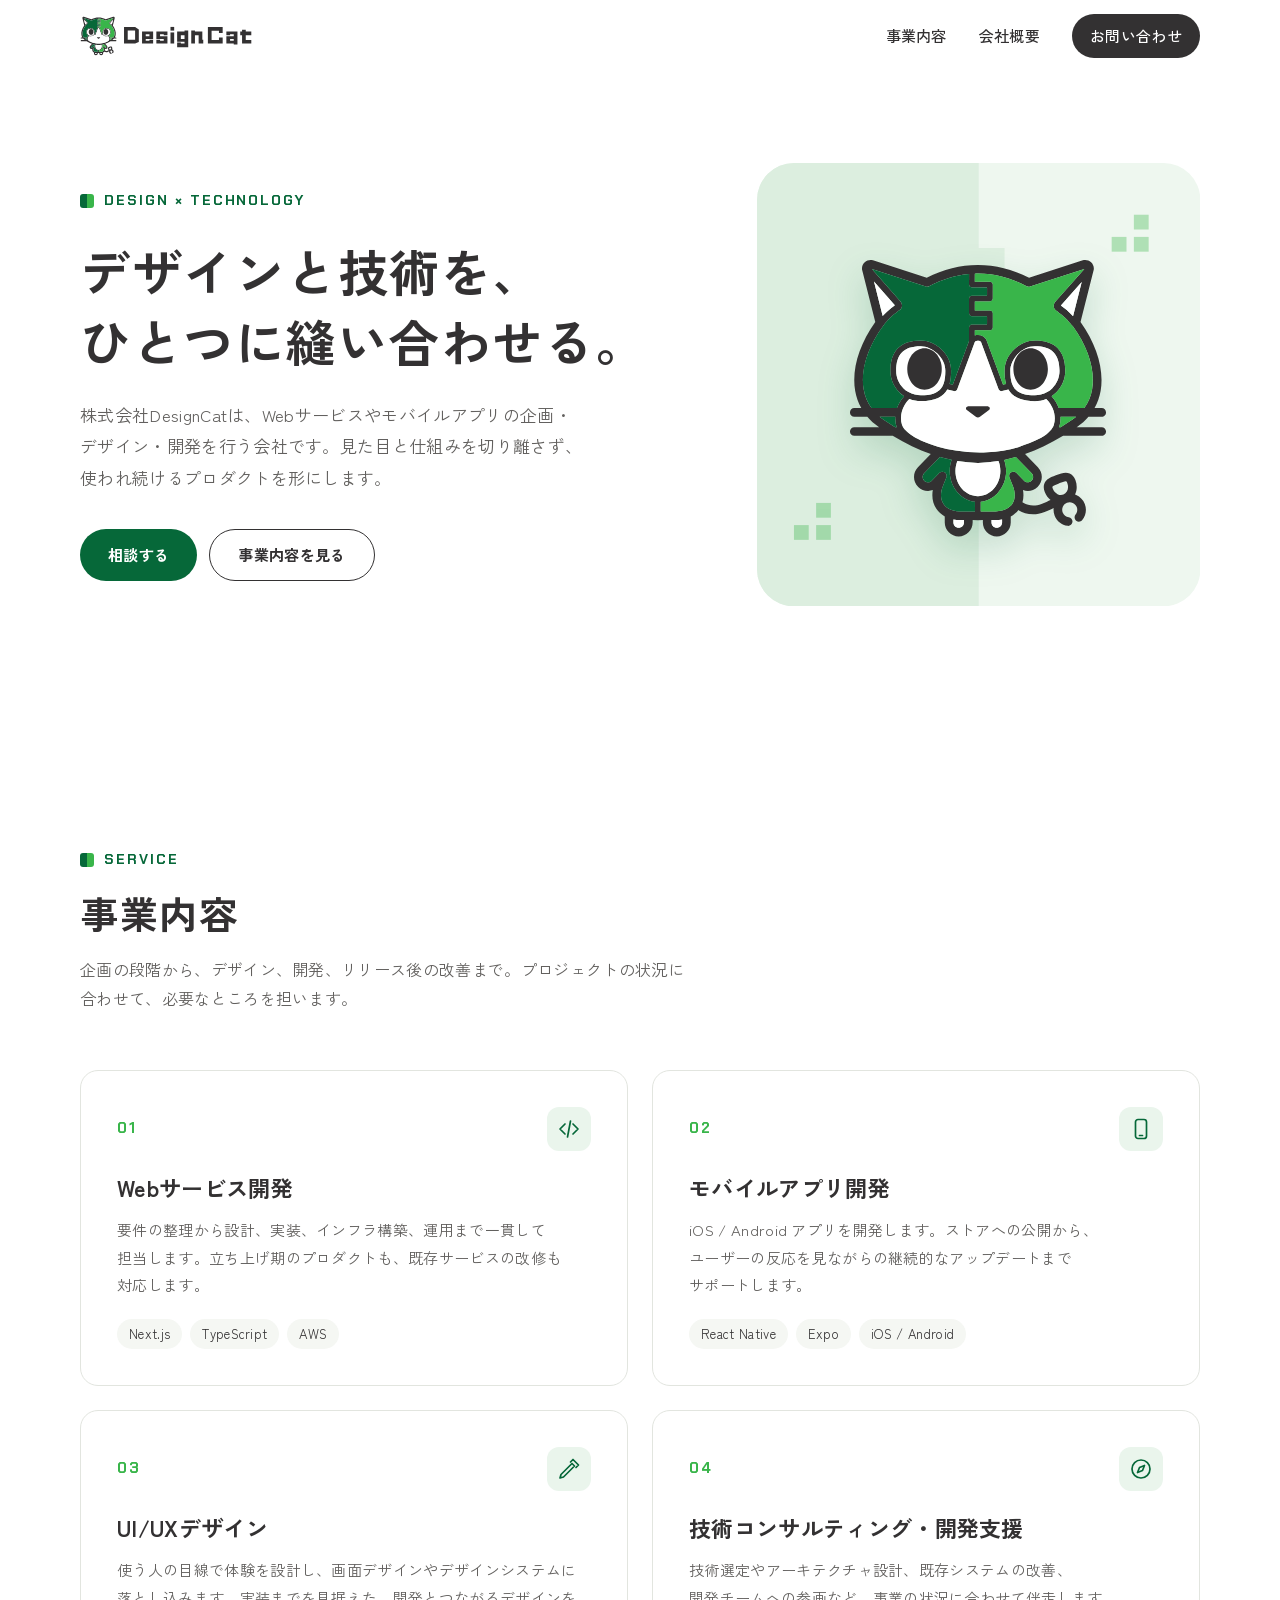
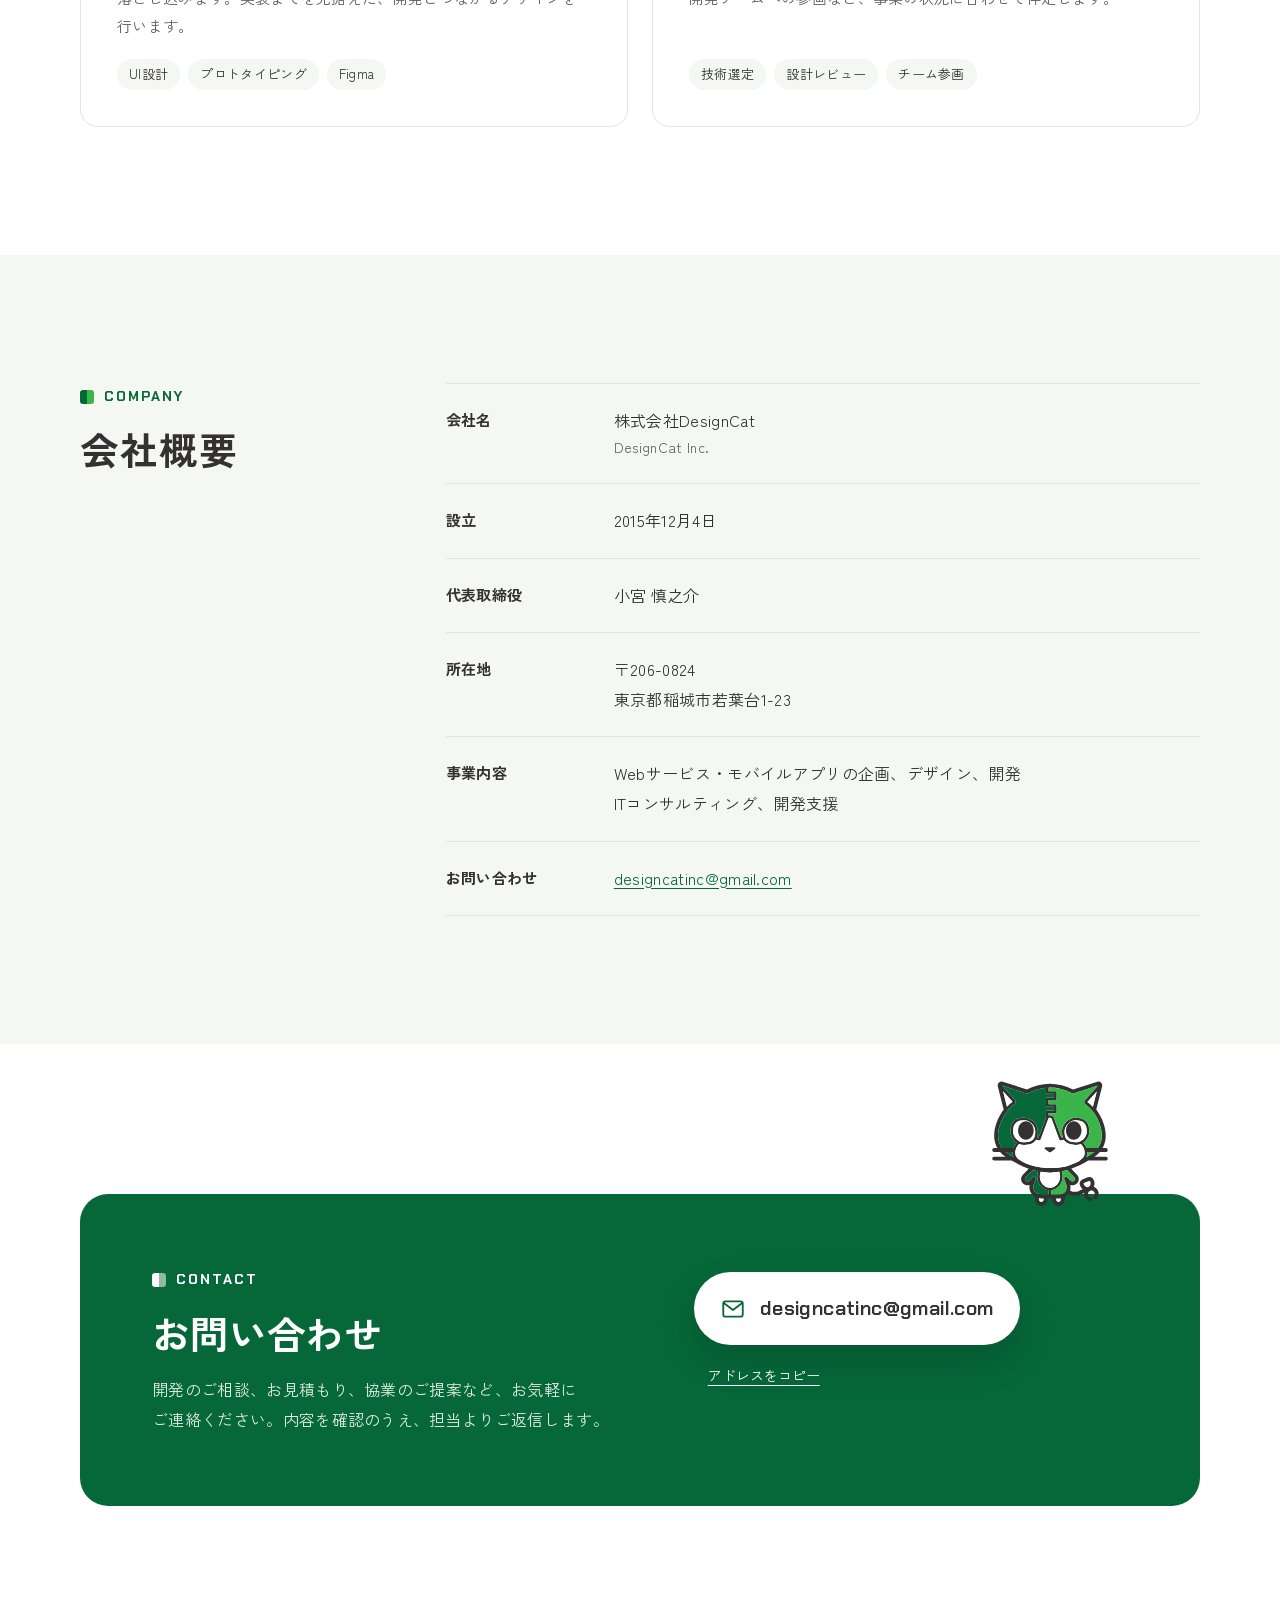
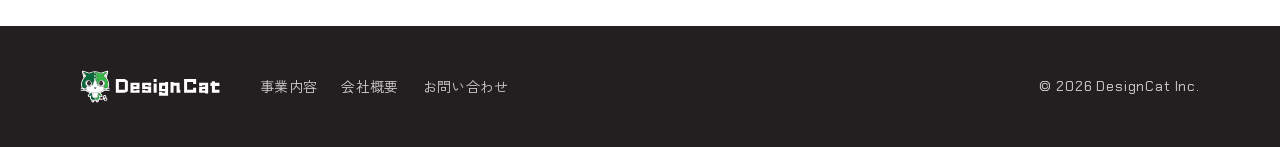
<file: index.html>
<!doctype html>
<html lang="ja">
<head>
  <meta charset="utf-8">
  <meta name="viewport" content="width=device-width, initial-scale=1, viewport-fit=cover">
  <title>株式会社DesignCat｜デザインとテクノロジーでプロダクトをつくる</title>
  <meta name="description" content="株式会社DesignCatは、Webサービス・モバイルアプリの企画、UI/UXデザイン、開発、技術コンサルティングを行う会社です。">
  <link rel="canonical" href="https://designcat.co/">
  <meta name="theme-color" content="#066839">
  <meta name="color-scheme" content="light">

  <meta property="og:type" content="website">
  <meta property="og:site_name" content="株式会社DesignCat">
  <meta property="og:title" content="株式会社DesignCat">
  <meta property="og:description" content="Webサービス・モバイルアプリの企画、UI/UXデザイン、開発、技術コンサルティング。">
  <meta property="og:url" content="https://designcat.co/">
  <meta property="og:image" content="https://designcat.co/assets/og.png">
  <meta property="og:locale" content="ja_JP">
  <meta name="twitter:card" content="summary_large_image">

  <link rel="icon" href="assets/mark.svg" type="image/svg+xml">
  <link rel="icon" href="assets/favicon-32.png" sizes="32x32" type="image/png">
  <link rel="apple-touch-icon" href="assets/apple-touch-icon.png">

  <link rel="preconnect" href="https://fonts.googleapis.com">
  <link rel="preconnect" href="https://fonts.gstatic.com" crossorigin>
  <link rel="stylesheet" href="https://fonts.googleapis.com/css2?family=Chakra+Petch:wght@600;700&family=Zen+Kaku+Gothic+New:wght@400;500;700&display=swap">
  <link rel="stylesheet" href="styles.css">

  <script type="application/ld+json">
  {
    "@context": "https://schema.org",
    "@type": "Organization",
    "name": "株式会社DesignCat",
    "alternateName": "DesignCat Inc.",
    "url": "https://designcat.co/",
    "logo": "https://designcat.co/assets/apple-touch-icon.png",
    "email": "designcatinc@gmail.com",
    "foundingDate": "2015-12-04",
    "address": {
      "@type": "PostalAddress",
      "postalCode": "206-0824",
      "addressRegion": "東京都",
      "addressLocality": "稲城市",
      "streetAddress": "若葉台1-23",
      "addressCountry": "JP"
    }
  }
  </script>
</head>
<body>
  <a class="skip" href="#main">本文へスキップ</a>

  <header class="site-header">
    <div class="wrap header-inner">
      <a class="brand" href="./" aria-label="DesignCat トップ">
        <img src="assets/logo.svg" alt="DesignCat" width="190" height="44">
      </a>
      <nav class="nav" aria-label="メインメニュー">
        <a href="#service">事業内容</a>
        <a href="#company">会社概要</a>
        <a class="nav-cta" href="#contact">お問い合わせ</a>
      </nav>
    </div>
  </header>

  <main id="main">
    <section class="hero">
      <div class="wrap hero-inner">
        <div class="hero-copy">
          <p class="eyebrow"><span class="chip" aria-hidden="true"></span>DESIGN × TECHNOLOGY</p>
          <h1><span class="phrase">デザインと技術を、</span><span class="phrase">ひとつに縫い合わせる。</span></h1>
          <p class="lead">株式会社DesignCatは、Webサービスやモバイルアプリの企画・デザイン・開発を行う会社です。見た目と仕組みを切り離さず、使われ続けるプロダクトを形にします。</p>
          <div class="hero-actions">
            <a class="btn btn-primary" href="#contact">相談する</a>
            <a class="btn btn-ghost" href="#service">事業内容を見る</a>
          </div>
        </div>

        <div class="hero-visual" aria-hidden="true">
          <svg class="patch" viewBox="0 0 480 480" preserveAspectRatio="xMidYMid slice">
            <defs>
              <clipPath id="patch-clip"><rect width="480" height="480" rx="40"/></clipPath>
            </defs>
            <g clip-path="url(#patch-clip)">
              <rect width="480" height="480" fill="#EEF7EF"/>
              <path fill="#DCEEDF" d="M0 0H240V92H268V124H240V156H268V188H240V480H0Z"/>
              <g fill="#39B54A" opacity=".35">
                <rect x="40" y="392" width="16" height="16"/>
                <rect x="64" y="392" width="16" height="16"/>
                <rect x="64" y="368" width="16" height="16"/>
                <rect x="408" y="56" width="16" height="16"/>
                <rect x="408" y="80" width="16" height="16"/>
                <rect x="384" y="80" width="16" height="16"/>
              </g>
            </g>
          </svg>
          <img class="hero-cat" src="assets/mark.svg" alt="" width="220" height="238">
        </div>
      </div>
    </section>

    <section id="service" class="section">
      <div class="wrap">
        <div class="section-head">
          <p class="eyebrow"><span class="chip" aria-hidden="true"></span>SERVICE</p>
          <h2>事業内容</h2>
          <p class="section-lead">企画の段階から、デザイン、開発、リリース後の改善まで。プロジェクトの状況に合わせて、必要なところを担います。</p>
        </div>

        <ul class="services">
          <li class="card">
            <div class="card-top">
              <span class="num">01</span>
              <svg class="icon" viewBox="0 0 24 24" aria-hidden="true"><path d="M8 7l-5 5 5 5M16 7l5 5-5 5M13.5 4l-3 16"/></svg>
            </div>
            <h3>Webサービス開発</h3>
            <p>要件の整理から設計、実装、インフラ構築、運用まで一貫して担当します。立ち上げ期のプロダクトも、既存サービスの改修も対応します。</p>
            <ul class="tags"><li>Next.js</li><li>TypeScript</li><li>AWS</li></ul>
          </li>
          <li class="card">
            <div class="card-top">
              <span class="num">02</span>
              <svg class="icon" viewBox="0 0 24 24" aria-hidden="true"><rect x="6.5" y="2.5" width="11" height="19" rx="2.5"/><path d="M10.5 18.5h3"/></svg>
            </div>
            <h3>モバイルアプリ開発</h3>
            <p>iOS / Android アプリを開発します。ストアへの公開から、ユーザーの反応を見ながらの継続的なアップデートまでサポートします。</p>
            <ul class="tags"><li>React Native</li><li>Expo</li><li>iOS / Android</li></ul>
          </li>
          <li class="card">
            <div class="card-top">
              <span class="num">03</span>
              <svg class="icon" viewBox="0 0 24 24" aria-hidden="true"><path d="M3 21l3.5-1 11-11-2.5-2.5-11 11L3 21zM13.5 5l2.5-2.5L21.5 8 19 10.5"/></svg>
            </div>
            <h3>UI/UXデザイン</h3>
            <p>使う人の目線で体験を設計し、画面デザインやデザインシステムに落とし込みます。実装までを見据えた、開発とつながるデザインを行います。</p>
            <ul class="tags"><li>UI設計</li><li>プロトタイピング</li><li>Figma</li></ul>
          </li>
          <li class="card">
            <div class="card-top">
              <span class="num">04</span>
              <svg class="icon" viewBox="0 0 24 24" aria-hidden="true"><circle cx="12" cy="12" r="9"/><path d="M15.5 8.5l-2 5-5 2 2-5z"/></svg>
            </div>
            <h3>技術コンサルティング・開発支援</h3>
            <p>技術選定やアーキテクチャ設計、既存システムの改善、開発チームへの参画など、事業の状況に合わせて伴走します。</p>
            <ul class="tags"><li>技術選定</li><li>設計レビュー</li><li>チーム参画</li></ul>
          </li>
        </ul>
      </div>
    </section>

    <section id="company" class="section section-alt">
      <div class="wrap company">
        <div class="section-head">
          <p class="eyebrow"><span class="chip" aria-hidden="true"></span>COMPANY</p>
          <h2>会社概要</h2>
        </div>
        <dl class="profile">
          <div class="row">
            <dt>会社名</dt>
            <dd>株式会社DesignCat<span class="sub">DesignCat Inc.</span></dd>
          </div>
          <div class="row">
            <dt>設立</dt>
            <dd>2015年12月4日</dd>
          </div>
          <div class="row">
            <dt>代表取締役</dt>
            <dd>小宮 慎之介</dd>
          </div>
          <div class="row">
            <dt>所在地</dt>
            <dd>〒206-0824<br>東京都稲城市若葉台1-23</dd>
          </div>
          <div class="row">
            <dt>事業内容</dt>
            <dd>Webサービス・モバイルアプリの企画、デザイン、開発<br>ITコンサルティング、開発支援</dd>
          </div>
          <div class="row">
            <dt>お問い合わせ</dt>
            <dd><a href="mailto:designcatinc@gmail.com">designcatinc@gmail.com</a></dd>
          </div>
        </dl>
      </div>
    </section>

    <section id="contact" class="contact">
      <div class="wrap">
      <div class="contact-card">
        <img class="contact-cat" src="assets/mark.svg" alt="" width="120" height="130" aria-hidden="true">
        <div class="contact-copy">
          <p class="eyebrow eyebrow-light"><span class="chip chip-light" aria-hidden="true"></span>CONTACT</p>
          <h2>お問い合わせ</h2>
          <p>開発のご相談、お見積もり、協業のご提案など、お気軽にご連絡ください。内容を確認のうえ、担当よりご返信します。</p>
        </div>
        <div class="contact-action">
          <a class="mail" href="mailto:designcatinc@gmail.com?subject=%E3%81%8A%E5%95%8F%E3%81%84%E5%90%88%E3%82%8F%E3%81%9B">
            <svg class="icon" viewBox="0 0 24 24" aria-hidden="true"><rect x="3" y="5" width="18" height="14" rx="2"/><path d="M3.5 6.5L12 13l8.5-6.5"/></svg>
            <span>designcatinc@gmail.com</span>
          </a>
          <button class="copy" type="button" data-copy="designcatinc@gmail.com">アドレスをコピー</button>
          <p class="copy-status" role="status" aria-live="polite"></p>
        </div>
      </div>
      </div>
    </section>
  </main>

  <footer class="site-footer">
    <div class="wrap footer-inner">
      <img src="assets/logo-white.svg" alt="DesignCat" width="150" height="35">
      <nav class="footer-nav" aria-label="フッターメニュー">
        <a href="#service">事業内容</a>
        <a href="#company">会社概要</a>
        <a href="#contact">お問い合わせ</a>
      </nav>
      <p class="copyright">© 2026 DesignCat Inc.</p>
    </div>
  </footer>

  <script>
    document.querySelectorAll('[data-copy]').forEach(function (btn) {
      btn.addEventListener('click', function () {
        var status = btn.parentElement.querySelector('.copy-status');
        var text = btn.getAttribute('data-copy');
        if (!navigator.clipboard) { status.textContent = text; return; }
        navigator.clipboard.writeText(text).then(function () {
          status.textContent = 'コピーしました';
          setTimeout(function () { status.textContent = ''; }, 2400);
        }, function () { status.textContent = text; });
      });
    });
  </script>
</body>
</html>
</file>
<file: styles.css>
/* DesignCat corporate site
   Brand colours come from the official logo data (Design Cat inc完.ai). */
:root {
  --green-deep: #066839;
  --green: #39B54A;
  --green-tint: #EAF5EC;
  --ink: #333132;
  --ink-deep: #231F20;
  --muted: #62605E;
  --line: #E2E5DF;
  --paper: #FFFFFF;
  --paper-alt: #F5F7F3;

  --font-jp: "Zen Kaku Gothic New", "Hiragino Sans", "Hiragino Kaku Gothic ProN", "Noto Sans JP", "Yu Gothic", Meiryo, sans-serif;
  --font-en: "Chakra Petch", "Zen Kaku Gothic New", "Hiragino Sans", sans-serif;

  --wrap: 1120px;
  --gutter: clamp(20px, 5vw, 40px);
  --radius: 18px;
  --header-h: 72px;
}

*,
*::before,
*::after { box-sizing: border-box; }

html {
  scroll-behavior: smooth;
  scroll-padding-top: var(--header-h);
  -webkit-text-size-adjust: 100%;
}

body {
  margin: 0;
  background: var(--paper);
  color: var(--ink);
  font-family: var(--font-jp);
  font-size: 16px;
  line-height: 1.85;
  letter-spacing: 0.02em;
  font-feature-settings: "palt" 1;
  -webkit-font-smoothing: antialiased;
  word-break: auto-phrase;
}

img { max-width: 100%; height: auto; display: block; }
a { color: inherit; }
h1, h2, h3, p, dl, dd, ul { margin: 0; }
ul { padding: 0; list-style: none; }

:focus-visible {
  outline: 3px solid var(--green);
  outline-offset: 3px;
  border-radius: 6px;
}

.wrap {
  width: 100%;
  max-width: calc(var(--wrap) + var(--gutter) * 2);
  margin-inline: auto;
  padding-inline: var(--gutter);
}

.skip {
  position: absolute;
  left: 12px;
  top: -60px;
  z-index: 100;
  padding: 8px 14px;
  background: var(--ink-deep);
  color: #fff;
  border-radius: 8px;
  text-decoration: none;
}
.skip:focus { top: 12px; }

/* ---------- header ---------- */
.site-header {
  position: sticky;
  top: 0;
  z-index: 50;
  background: rgba(255, 255, 255, 0.88);
  backdrop-filter: saturate(1.4) blur(12px);
  -webkit-backdrop-filter: saturate(1.4) blur(12px);
  border-bottom: 1px solid transparent;
  transition: border-color 0.2s;
}
.site-header { padding-top: env(safe-area-inset-top, 0px); }

.header-inner {
  height: var(--header-h);
  display: flex;
  align-items: center;
  justify-content: space-between;
  gap: 16px;
}

.brand img { width: 172px; height: auto; }

.nav {
  display: flex;
  align-items: center;
  gap: clamp(16px, 3vw, 32px);
  font-size: 15px;
  font-weight: 500;
}
.nav a {
  text-decoration: none;
  white-space: nowrap;
}
.nav a:not(.nav-cta):hover { color: var(--green-deep); }

.nav-cta {
  padding: 8px 18px;
  border-radius: 999px;
  background: var(--ink);
  color: #fff;
  transition: background 0.2s;
}
.nav-cta:hover { background: var(--green-deep); }

/* ---------- common ---------- */
.eyebrow {
  display: inline-flex;
  align-items: center;
  gap: 10px;
  font-family: var(--font-en);
  font-weight: 700;
  font-size: 14px;
  letter-spacing: 0.14em;
  color: var(--green-deep);
}
.eyebrow-light { color: #fff; }

/* two-tone "patch" chip — the split head of the logo cat */
.chip {
  width: 14px;
  height: 14px;
  border-radius: 3px;
  background: linear-gradient(90deg, var(--green-deep) 50%, var(--green) 50%);
  flex: none;
}
.chip-light { background: linear-gradient(90deg, #fff 50%, rgba(255, 255, 255, 0.55) 50%); }

.btn {
  display: inline-flex;
  align-items: center;
  justify-content: center;
  min-height: 52px;
  padding: 0 28px;
  border-radius: 999px;
  font-weight: 700;
  font-size: 15px;
  text-decoration: none;
  transition: background 0.2s, color 0.2s, border-color 0.2s, transform 0.2s;
}
.btn:hover { transform: translateY(-1px); }
.btn-primary { background: var(--green-deep); color: #fff; }
.btn-primary:hover { background: #045A31; }
.btn-ghost { border: 1.5px solid var(--ink); color: var(--ink); }
.btn-ghost:hover { border-color: var(--green-deep); color: var(--green-deep); }

.section { padding-block: clamp(72px, 11vw, 128px); }
.section-alt { background: var(--paper-alt); }

.section-head { margin-bottom: clamp(36px, 5vw, 56px); }
.section-head h2 {
  margin-top: 10px;
  font-size: clamp(28px, 4vw, 38px);
  line-height: 1.4;
  font-weight: 700;
  letter-spacing: 0.04em;
}
.section-lead {
  margin-top: 16px;
  max-width: 40em;
  color: var(--muted);
}

/* ---------- hero ---------- */
.hero {
  padding-block: clamp(40px, 7vw, 96px) clamp(64px, 9vw, 112px);
  overflow: hidden;
}
.hero-inner {
  display: grid;
  grid-template-columns: minmax(0, 1.15fr) minmax(0, 0.85fr);
  align-items: center;
  gap: clamp(32px, 6vw, 80px);
}
.hero h1 {
  margin-top: 18px;
  font-size: clamp(28px, 4.2vw, 50px);
  line-height: 1.4;
  font-weight: 700;
  letter-spacing: 0.03em;
}
.phrase { display: inline-block; }
.hero .lead {
  margin-top: 24px;
  max-width: 34em;
  color: var(--muted);
  font-size: clamp(15px, 1.6vw, 17px);
  word-break: auto-phrase;
}
.hero-actions {
  margin-top: 36px;
  display: flex;
  flex-wrap: wrap;
  gap: 12px;
}

.hero-visual {
  position: relative;
  aspect-ratio: 1;
  width: 100%;
  max-width: 460px;
  justify-self: end;
}
.patch {
  position: absolute;
  inset: 0;
  width: 100%;
  height: 100%;
}
.hero-cat {
  position: absolute;
  left: 50%;
  top: 53%;
  width: 60%;
  transform: translate(-50%, -50%);
  filter: drop-shadow(0 16px 18px rgba(6, 104, 57, 0.18));
  animation: bob 5s ease-in-out infinite;
}
@keyframes bob {
  0%, 100% { transform: translate(-50%, -50%); }
  50% { transform: translate(-50%, calc(-50% - 8px)); }
}

/* ---------- services ---------- */
.services {
  display: grid;
  grid-template-columns: repeat(2, minmax(0, 1fr));
  gap: clamp(16px, 2.4vw, 24px);
}
.card {
  display: flex;
  flex-direction: column;
  padding: clamp(24px, 3.2vw, 36px);
  border: 1px solid var(--line);
  border-radius: var(--radius);
  background: var(--paper);
  transition: border-color 0.2s, box-shadow 0.2s;
}
.card:hover {
  border-color: #CBE6CF;
  box-shadow: 0 12px 32px rgba(35, 31, 32, 0.06);
}
.card-top {
  display: flex;
  align-items: center;
  justify-content: space-between;
}
.num {
  font-family: var(--font-en);
  font-weight: 700;
  font-size: 15px;
  letter-spacing: 0.1em;
  color: var(--green);
}
.icon {
  width: 26px;
  height: 26px;
  fill: none;
  stroke: currentColor;
  stroke-width: 1.7;
  stroke-linecap: round;
  stroke-linejoin: round;
}
.card .icon {
  width: 44px;
  height: 44px;
  padding: 10px;
  border-radius: 12px;
  background: var(--green-tint);
  color: var(--green-deep);
}
.card h3 {
  margin-top: 20px;
  font-size: clamp(19px, 2vw, 22px);
  line-height: 1.5;
  font-weight: 700;
}
.card p {
  margin-top: 12px;
  color: var(--muted);
  font-size: 15px;
}
.tags {
  margin-top: auto;
  padding-top: 20px;
  display: flex;
  flex-wrap: wrap;
  gap: 8px;
}
.tags li {
  padding: 3px 12px;
  border-radius: 999px;
  background: var(--paper-alt);
  font-size: 13px;
  color: var(--ink);
}

/* ---------- company ---------- */
.company {
  display: grid;
  grid-template-columns: minmax(0, 0.8fr) minmax(0, 2fr);
  gap: clamp(24px, 5vw, 64px);
}
.profile { border-top: 1px solid var(--line); }
.profile .row {
  display: grid;
  grid-template-columns: 9.5em minmax(0, 1fr);
  gap: 16px;
  padding-block: 22px;
  border-bottom: 1px solid var(--line);
}
.profile dt {
  font-weight: 700;
  font-size: 15px;
}
.profile dd { overflow-wrap: anywhere; }
.profile .sub {
  display: block;
  font-size: 14px;
  color: var(--muted);
}
.profile a {
  color: var(--green-deep);
  text-underline-offset: 3px;
}

/* ---------- contact ---------- */
.contact {
  padding-block: clamp(96px, 12vw, 150px) clamp(72px, 10vw, 120px);
}
.contact-card {
  position: relative;
  display: grid;
  grid-template-columns: minmax(0, 1.1fr) minmax(0, 1fr);
  align-items: center;
  gap: clamp(28px, 5vw, 64px);
  padding: clamp(40px, 6vw, 72px);
  border-radius: 28px;
  background: var(--green-deep);
  color: #fff;
}
.contact-cat {
  position: absolute;
  z-index: 1;
  right: clamp(32px, 7vw, 96px);
  bottom: calc(100% - 14px);
  width: clamp(88px, 11vw, 120px);
}
.contact h2 {
  margin-top: 10px;
  font-size: clamp(28px, 4vw, 38px);
  line-height: 1.4;
}
.contact-copy p:last-child {
  margin-top: 16px;
  max-width: 30em;
  color: rgba(255, 255, 255, 0.86);
}
.contact-action {
  display: flex;
  flex-direction: column;
  align-items: flex-start;
  gap: 12px;
}
.mail {
  display: inline-flex;
  align-items: center;
  gap: 14px;
  max-width: 100%;
  padding: 18px 26px;
  border-radius: 999px;
  background: #fff;
  color: var(--ink);
  font-family: var(--font-en);
  font-weight: 600;
  font-size: clamp(16px, 2.2vw, 20px);
  letter-spacing: 0.02em;
  text-decoration: none;
  box-shadow: 0 16px 36px rgba(0, 0, 0, 0.16);
  transition: transform 0.2s, box-shadow 0.2s;
}
.mail span { overflow-wrap: anywhere; }
.mail:hover {
  transform: translateY(-2px);
  box-shadow: 0 20px 40px rgba(0, 0, 0, 0.2);
}
.mail .icon { color: var(--green-deep); flex: none; }
.copy {
  margin-left: 10px;
  padding: 6px 4px;
  border: 0;
  background: none;
  color: #fff;
  font: inherit;
  font-size: 14px;
  text-decoration: underline;
  text-underline-offset: 4px;
  cursor: pointer;
}
.copy-status {
  min-height: 1.6em;
  margin-left: 14px;
  font-size: 13px;
  color: rgba(255, 255, 255, 0.9);
}

/* ---------- footer ---------- */
.site-footer {
  background: var(--ink-deep);
  color: rgba(255, 255, 255, 0.78);
  padding-block: 44px calc(44px + env(safe-area-inset-bottom, 0px));
  font-size: 14px;
}
.footer-inner {
  display: flex;
  flex-wrap: wrap;
  align-items: center;
  gap: 20px 40px;
}
.footer-inner img { width: 140px; }
.footer-nav {
  display: flex;
  flex-wrap: wrap;
  gap: 8px 24px;
}
.footer-nav a { text-decoration: none; }
.footer-nav a:hover { color: #fff; }
.copyright {
  margin-left: auto;
  font-family: var(--font-en);
  letter-spacing: 0.06em;
}

/* ---------- responsive ---------- */
@media (max-width: 900px) {
  .hero-inner { grid-template-columns: 1fr; }
  .hero-visual {
    justify-self: center;
    max-width: 380px;
    order: -1;
  }
  .company { grid-template-columns: 1fr; }
  .company .section-head { margin-bottom: 0; }
  .contact-card { grid-template-columns: 1fr; }
}

@media (max-width: 720px) {
  :root { --header-h: 64px; }
  .brand img { width: 144px; }
  .nav a:not(.nav-cta) { display: none; }
  .nav-cta { padding: 7px 16px; font-size: 14px; }
  .services { grid-template-columns: 1fr; }
  .hero-visual { max-width: 300px; }
  .profile .row {
    grid-template-columns: 1fr;
    gap: 4px;
    padding-block: 18px;
  }
  .profile dt { font-size: 13px; color: var(--muted); }
  .contact-card { padding: 36px 22px 32px; border-radius: 22px; }
  .contact-action { align-items: stretch; }
  .mail {
    justify-content: center;
    gap: 10px;
    padding: 15px 16px;
    font-size: 15px;
  }
  .mail .icon { width: 22px; height: 22px; }
  .copy { align-self: flex-start; margin-left: 4px; }
  .copyright { margin-left: 0; width: 100%; }
}

@media (prefers-reduced-motion: reduce) {
  html { scroll-behavior: auto; }
  .hero-cat { animation: none; }
  .btn, .mail, .card { transition: none; }
}

/* ---------- 404 ---------- */
.notfound {
  min-height: 100vh;
  min-height: 100svh;
  display: flex;
  flex-direction: column;
  align-items: center;
  justify-content: center;
  gap: 16px;
  padding: 40px var(--gutter);
  text-align: center;
}
.notfound h1 { font-size: clamp(24px, 4vw, 32px); line-height: 1.5; }
.notfound p:not(.eyebrow) { color: var(--muted); margin-bottom: 12px; }
</file>
